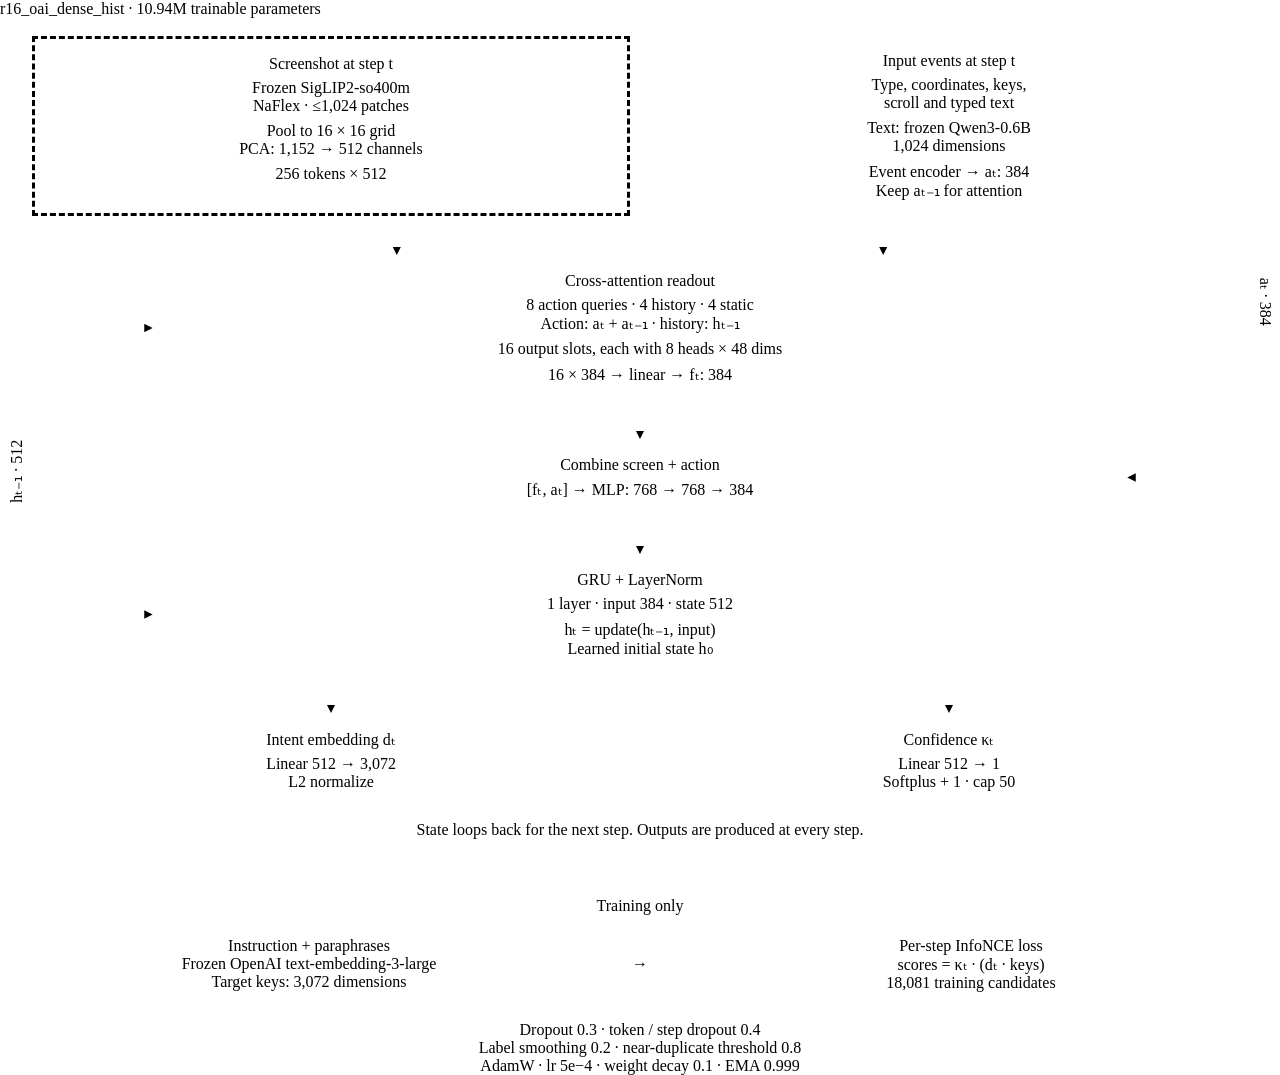
<file: outputs/current-architecture.html>
<!doctype html>
<html><head><meta charset="utf-8"><meta name="viewport" content="width=device-width,initial-scale=1">
<style>
:root{font-family:var(--font-sans);color:var(--foreground)}
*{box-sizing:border-box}body{margin:0}.meta{color:var(--muted-foreground);margin:0 0 18px}.diagram{position:relative;padding:0 32px}.nodes{display:grid;grid-template-columns:1fr 1fr;gap:40px 20px;position:relative}.node{background:var(--card);border:1px solid var(--border);border-radius:var(--radius);padding:16px;text-align:center;position:relative;z-index:1}.name{font-weight:500;margin-bottom:6px}.sub{color:var(--muted-foreground)}.line{margin-top:7px}.wide{grid-column:1/-1;width:80%;justify-self:center}.attn{background:color-mix(in srgb,var(--chart-1) 9%,var(--card));border-color:var(--chart-1)}.frozen{border-style:dashed}.mono{font-family:var(--font-mono)}.edges{position:absolute;inset:0;overflow:visible;pointer-events:none}.edges path{fill:none;stroke:var(--muted-foreground);stroke-width:1.4}.edges .loop{stroke:var(--chart-1)}.edges text{fill:var(--foreground)}.training{margin-top:40px;border-top:1px dashed var(--border);padding-top:18px;text-align:center}.training .name{margin-bottom:10px}.train-flow{display:flex;align-items:center;justify-content:center;gap:14px;flex-wrap:wrap}.train-flow>div{flex:1;min-width:190px}.settings{margin-top:18px;color:var(--muted-foreground);text-align:center}.training .target{padding:12px 0}.legend{margin-top:14px;text-align:center;color:var(--muted-foreground)}
@media(max-width:480px){.diagram{padding:0 23px}.nodes{column-gap:10px;row-gap:34px}.node{padding:12px 8px}.wide{width:90%}.meta{text-align:center}.train-flow{gap:4px;flex-direction:column}.train-flow>div{min-width:240px}.train-flow>span{transform:rotate(90deg)}}
</style></head><body>
<div id="workflow-architecture">
<p class="meta">r16_oai_dense_hist · 10.94M trainable parameters</p>
<div class="diagram" id="diagram">
<svg class="edges" id="edges" aria-hidden="true"></svg>
<div class="nodes">
<div class="node frozen" id="screen"><div class="name">Screenshot at step t</div><div>Frozen SigLIP2-so400m</div><div class="sub">NaFlex · ≤1,024 patches</div><div class="line">Pool to 16 × 16 grid<br>PCA: 1,152 → 512 channels</div><div class="line mono">256 tokens × 512</div></div>
<div class="node" id="action"><div class="name">Input events at step t</div><div>Type, coordinates, keys,<br>scroll and typed text</div><div class="sub line">Text: frozen Qwen3-0.6B<br>1,024 dimensions</div><div class="line">Event encoder → <span class="mono">aₜ: 384</span></div><div class="sub">Keep aₜ₋₁ for attention</div></div>
<div class="node attn wide" id="attention"><div class="name">Cross-attention readout</div><div>8 action queries · 4 history · 4 static</div><div class="sub">Action: aₜ + aₜ₋₁ · history: hₜ₋₁</div><div class="line">16 output slots, each with 8 heads × 48 dims</div><div class="line mono">16 × 384 → linear → fₜ: 384</div></div>
<div class="node wide" id="fuse"><div class="name">Combine screen + action</div><div class="mono">[fₜ, aₜ] → MLP: 768 → 768 → 384</div></div>
<div class="node wide" id="gru"><div class="name">GRU + LayerNorm</div><div>1 layer · input 384 · state 512</div><div class="line mono">hₜ = update(hₜ₋₁, input)</div><div class="sub">Learned initial state h₀</div></div>
<div class="node" id="direction"><div class="name">Intent embedding dₜ</div><div>Linear 512 → 3,072<br>L2 normalize</div></div>
<div class="node" id="confidence"><div class="name">Confidence κₜ</div><div>Linear 512 → 1<br>Softplus + 1 · cap 50</div></div>
</div></div>
<div class="legend">State loops back for the next step. Outputs are produced at every step.</div>
<div class="training"><div class="name">Training only</div><div class="train-flow"><div class="target">Instruction + paraphrases<br><span class="sub">Frozen OpenAI text-embedding-3-large</span><br><span class="mono">Target keys: 3,072 dimensions</span></div><span aria-hidden="true">→</span><div>Per-step InfoNCE loss<br><span class="mono">scores = κₜ · (dₜ · keys)</span><br><span class="sub">18,081 training candidates</span></div></div>
<div class="settings">Dropout 0.3 · token / step dropout 0.4<br>Label smoothing 0.2 · near-duplicate threshold 0.8<br>AdamW · lr 5e−4 · weight decay 0.1 · EMA 0.999</div></div>
</div>
<script>
(()=>{const root=document.getElementById('workflow-architecture'),canvas=root.querySelector('#diagram'),svg=root.querySelector('#edges');
function draw(){const r=canvas.getBoundingClientRect(),w=r.width,h=r.height;svg.setAttribute('width',w);svg.setAttribute('height',h);svg.setAttribute('viewBox',`0 0 ${w} ${h}`);const box=id=>{let q=root.querySelector('#'+id).getBoundingClientRect();return{x:q.left-r.left,y:q.top-r.top,w:q.width,h:q.height,cx:q.left-r.left+q.width/2,cy:q.top-r.top+q.height/2,b:q.bottom-r.top,right:q.right-r.left}};
const s=box('screen'),a=box('action'),p=box('attention'),f=box('fuse'),g=box('gru'),d=box('direction'),c=box('confidence');
let out='<defs><marker id="arrow" viewBox="0 0 8 8" refX="7" refY="4" markerWidth="6" markerHeight="6" orient="auto-start-reverse"><path d="M0 0 L8 4 L0 8 Z" style="fill:var(--muted-foreground);stroke:none"/></marker><marker id="loop-arrow" viewBox="0 0 8 8" refX="7" refY="4" markerWidth="6" markerHeight="6" orient="auto"><path d="M0 0 L8 4 L0 8 Z" style="fill:var(--chart-1);stroke:none"/></marker></defs>';
const path=(v,loop=false)=>{out+=`<path d="${v}" class="${loop?'loop':''}" marker-end="url(#${loop?'loop-arrow':'arrow'})"/>`};
path(`M ${s.cx} ${s.b} V ${p.y-18} H ${p.x+p.w*.25} V ${p.y-2}`);
path(`M ${a.cx} ${a.b} V ${p.y-18} H ${p.x+p.w*.75} V ${p.y-2}`);
path(`M ${p.cx} ${p.b} V ${f.y-2}`);path(`M ${f.cx} ${f.b} V ${g.y-2}`);
path(`M ${a.right} ${a.cy} H ${w-9} V ${f.cy} H ${f.right+2}`);
const by=g.b+17;path(`M ${g.cx} ${g.b} V ${by} H ${d.cx} V ${d.y-2}`);path(`M ${g.cx} ${by} H ${c.cx} V ${c.y-2}`);
path(`M ${g.cx} ${by} H 9 V ${p.cy} H ${p.x-2}`,true);path(`M 9 ${g.cy} H ${g.x-2}`,true);
out+=`<text transform="translate(22 ${(p.cy+g.cy)/2}) rotate(-90)" text-anchor="middle">hₜ₋₁ · 512</text><text transform="translate(${w-20} ${(a.cy+f.cy)/2}) rotate(90)" text-anchor="middle">aₜ · 384</text>`;
svg.innerHTML=out;}
new ResizeObserver(draw).observe(canvas);draw();})();
</script></body></html>
</file>
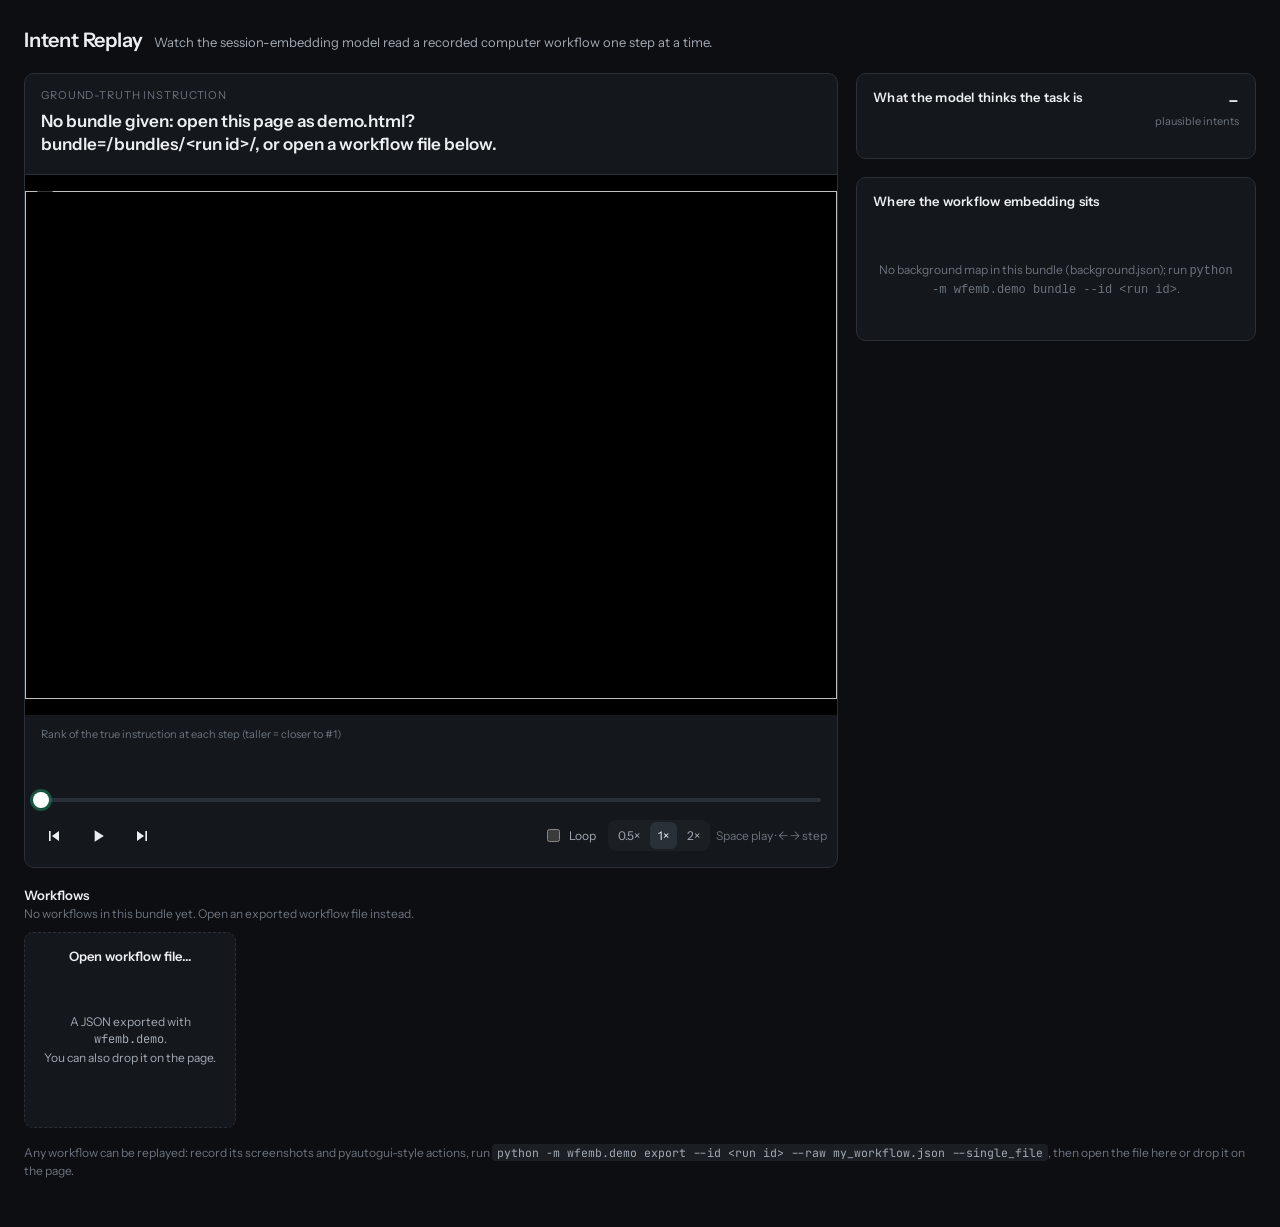
<file: dashboard/static/demo.html>
<!doctype html>
<html lang="en">
<meta charset="utf-8">
<meta name="viewport" content="width=device-width, initial-scale=1">
<title>Intent Replay</title>
<meta name="claude:viewport-fit-sides" content="cover">
<link rel="preconnect" href="https://fonts.googleapis.com">
<link rel="preconnect" href="https://fonts.gstatic.com" crossorigin>
<link rel="stylesheet" href="https://fonts.googleapis.com/css2?family=Instrument+Sans:wght@400;500;600&family=JetBrains+Mono:wght@400;500&display=swap">
<style>
/* Layout: a screening room. Player (frame + timeline + controls) on the left, the model's "readout" panels on the right,
   playlist below. Single dark theme by choice, like a video player. */
:root {
  color-scheme: dark;
  --bg: #0c0e11;          /* room */
  --panel: #14171b;       /* readout cards */
  --panel-2: #1b1f24;     /* raised controls */
  --line: #2a3038;        /* hairlines */
  --text: #eceff2;
  --muted: #a3aab4;
  --faint: #6c737d;
  --this: #199e70;        /* this workflow (trajectory, playhead, true intent) */
  --partner: #d95926;     /* judged same-workflow sessions */
  --cluster: #3987e5;     /* the cluster the current step falls in */
  --dot: rgba(163, 170, 180, 0.30);
  --stage: #000;
  --font-ui: "Instrument Sans", "Helvetica Neue", Arial, sans-serif;
  --font-num: "JetBrains Mono", ui-monospace, SFMono-Regular, Menlo, monospace;
}
* { box-sizing: border-box; }
[hidden] { display: none !important; }
html, body { background: var(--bg); color: var(--text); }
body { font-family: var(--font-ui); font-size: 14px; line-height: 1.45; }
.page { max-width: 1480px; margin: 0 auto; padding-block: 18px 40px;
  padding-left: max(16px, env(safe-area-inset-left, 0px)); padding-right: max(16px, env(safe-area-inset-right, 0px));
  display: grid; gap: 18px; }
button, select, input { font: inherit; color: inherit; }
button { cursor: pointer; }
:focus-visible { outline: 2px solid var(--this); outline-offset: 2px; border-radius: 4px; }
.num { font-family: var(--font-num); font-variant-numeric: tabular-nums; }

header.top { display: flex; flex-wrap: wrap; align-items: baseline; justify-content: space-between; gap: 6px 18px; }
.brand { display: flex; align-items: baseline; gap: 12px; flex-wrap: wrap; }
.brand h1 { margin: 0; font-size: 20px; font-weight: 600; letter-spacing: -0.01em; }
.brand p { margin: 0; color: var(--muted); font-size: 13px; }
.top .model { color: var(--faint); font-size: 12px; font-family: var(--font-num); overflow-wrap: anywhere; min-width: 0; }

.main { display: grid; grid-template-columns: minmax(0, 1fr) 400px; gap: 18px; align-items: start; }
@media (max-width: 1100px) { .main { grid-template-columns: minmax(0, 1fr); } }

/* ------------------------------------------------------------------ player */
.player { display: grid; gap: 0; min-width: 0; background: var(--panel); border: 1px solid var(--line); border-radius: 10px; overflow: hidden; }
.titlebar { padding: 14px 16px 12px; display: grid; gap: 6px; border-bottom: 1px solid var(--line); }
.titlebar .eyebrow { font-size: 11px; letter-spacing: 0.08em; text-transform: uppercase; color: var(--faint); }
.titlebar h2 { margin: 0; font-size: 17px; font-weight: 600; line-height: 1.35; text-wrap: balance; overflow-wrap: anywhere; }
.chips { display: flex; flex-wrap: wrap; gap: 6px; }
.chip { display: inline-flex; align-items: center; gap: 6px; padding: 2px 8px; border-radius: 999px; background: var(--panel-2);
  border: 1px solid var(--line); color: var(--muted); font-size: 12px; white-space: nowrap; }
.chip .sw { width: 8px; height: 8px; border-radius: 50%; flex: none; }

.stage { position: relative; background: var(--stage); height: min(60vh, 600px); min-height: 220px; display: grid; place-items: center; overflow: hidden; }
.frame { position: relative; }
.frame img { display: block; width: 100%; height: 100%; user-select: none; -webkit-user-drag: none; }
.frame .missing { position: absolute; inset: 0; display: grid; place-items: center; color: var(--faint); font-size: 13px; background: #090a0c; }
.overlay { position: absolute; inset: 0; pointer-events: none; }
.mk { position: absolute; width: 0; height: 0; }
.mk .ring { position: absolute; left: -16px; top: -16px; width: 32px; height: 32px; border-radius: 50%;
  border: 2.5px solid var(--this); box-shadow: 0 0 0 2px rgba(0,0,0,.55); animation: ping 1.2s ease-out infinite; }
.mk .core { position: absolute; left: -5px; top: -5px; width: 10px; height: 10px; border-radius: 50%; background: var(--this);
  box-shadow: 0 0 0 2px #000; }
.mk .tag { position: absolute; left: 14px; top: -30px; white-space: nowrap; background: rgba(0,0,0,.78); color: #fff;
  font-size: 12px; padding: 2px 7px; border-radius: 4px; border: 1px solid rgba(255,255,255,.18); }
.mk.flip .tag { left: auto; right: 14px; }
.mk.down .tag { top: 14px; }
@keyframes ping { 0% { transform: scale(.55); opacity: 1; } 100% { transform: scale(1.6); opacity: 0; } }
.caption { position: absolute; left: 50%; bottom: 14px; transform: translateX(-50%); max-width: calc(100% - 32px);
  background: rgba(0,0,0,.78); color: #fff; padding: 6px 12px; border-radius: 6px; font-size: 14px; text-align: center;
  overflow-wrap: anywhere; pointer-events: none; }
.caption:empty { display: none; }
.stepbadge { position: absolute; left: 12px; top: 12px; background: rgba(0,0,0,.72); color: #fff; border-radius: 5px; padding: 3px 8px; font-size: 12px; }
.bigplay { position: absolute; inset: 0; display: grid; place-items: center; background: transparent; border: 0; }
.bigplay span { width: 64px; height: 64px; border-radius: 50%; background: rgba(0,0,0,.6); display: grid; place-items: center;
  border: 1px solid rgba(255,255,255,.25); opacity: 0; transition: opacity .2s; }
.stage:hover .bigplay span, .bigplay:focus-visible span { opacity: 1; }
.bigplay[hidden] { display: none; }

/* timeline: belief strip above the scrubber */
.timeline { padding: 12px 16px 2px; display: grid; gap: 6px; }
.strip-label { display: flex; justify-content: space-between; gap: 8px; font-size: 11px; color: var(--faint); }
.strip { position: relative; height: 34px; display: grid; gap: 2px; align-items: end; cursor: pointer; }
.strip .col { height: 100%; display: flex; align-items: flex-end; border-radius: 2px; }
.strip .col span { display: block; width: 100%; background: var(--this); opacity: .38; border-radius: 3px 3px 0 0; min-height: 2px; transition: opacity .15s; }
.strip .col.past span { opacity: .7; }
.strip .col.now span { opacity: 1; }
.strip .col:hover span { opacity: .95; }
.scrub { position: relative; height: 22px; cursor: pointer; touch-action: none; }
.scrub .track { position: absolute; left: 0; right: 0; top: 9px; height: 4px; border-radius: 2px; background: var(--line); }
.scrub .fill { position: absolute; left: 0; top: 9px; height: 4px; border-radius: 2px; background: var(--this); }
.scrub .tick { position: absolute; top: 7px; width: 2px; height: 8px; background: var(--bg); }
.scrub .head { position: absolute; top: 3px; width: 16px; height: 16px; margin-left: -8px; border-radius: 50%; background: #fff;
  box-shadow: 0 0 0 3px rgba(25,158,112,.45); }
.scrub:hover .track, .scrub:hover .fill { top: 8px; height: 6px; }
.preview { position: absolute; bottom: 30px; width: 176px; margin-left: -88px; background: #000; border: 1px solid var(--line);
  border-radius: 6px; overflow: hidden; pointer-events: none; z-index: 5; }
.preview img { display: block; width: 100%; aspect-ratio: 16 / 10; object-fit: cover; }
.preview div { font-size: 11px; padding: 3px 6px; color: var(--muted); }

.controls { display: flex; align-items: center; gap: 6px; padding: 4px 10px 12px; flex-wrap: wrap; }
.ibtn { width: 38px; height: 38px; border-radius: 8px; border: 0; background: transparent; display: grid; place-items: center; }
.ibtn:hover { background: var(--panel-2); }
.ibtn svg { width: 20px; height: 20px; fill: var(--text); }
.time { color: var(--muted); font-size: 13px; margin-left: 4px; }
.spacer { flex: 1; }
.speed { display: flex; gap: 2px; background: var(--panel-2); border-radius: 8px; padding: 2px; }
.speed button { border: 0; background: transparent; padding: 5px 8px; border-radius: 6px; color: var(--muted); font-size: 12px; }
.speed button[aria-pressed="true"] { background: var(--line); color: var(--text); }
.toggle { display: inline-flex; align-items: center; gap: 6px; color: var(--muted); font-size: 12px; padding: 0 6px; }
.keys { color: var(--faint); font-size: 12px; }
@media (max-width: 640px) { .keys { display: none; } .stage { height: 46vh; } }

/* ------------------------------------------------------------------ readout panels */
.side { display: grid; gap: 18px; min-width: 0; }
.card { background: var(--panel); border: 1px solid var(--line); border-radius: 10px; padding: 14px 16px 16px; display: grid; gap: 12px; min-width: 0; }
.card h3 { margin: 0; font-size: 13px; font-weight: 600; letter-spacing: 0.02em; }
.card .sub { color: var(--faint); font-size: 12px; margin-top: 2px; }
.cardhead { display: flex; justify-content: space-between; align-items: flex-start; gap: 10px; }
.cert { text-align: right; flex: none; }
.cert .v { font-size: 18px; font-weight: 500; }
.cert .l { color: var(--faint); font-size: 11px; }

.intents { list-style: none; margin: 0; padding: 0; display: grid; gap: 10px; }
.intent { display: grid; grid-template-columns: 18px minmax(0, 1fr) 54px; gap: 4px 8px; align-items: start; }
.intent .rk { color: var(--faint); font-size: 12px; padding-top: 1px; }
.intent .tx { font-size: 13px; color: var(--text); display: -webkit-box; -webkit-line-clamp: 2; -webkit-box-orient: vertical; overflow: hidden; overflow-wrap: anywhere; }
.intent .pc { text-align: right; font-size: 13px; color: var(--muted); }
.intent .bar { grid-column: 2 / 4; height: 4px; border-radius: 2px; background: var(--panel-2); overflow: hidden; }
.intent .bar span { display: block; height: 100%; background: var(--muted); border-radius: 0 2px 2px 0; transition: width .45s ease; }
.intent.true .bar span { background: var(--this); }
.intent .flag { display: inline-flex; align-items: center; gap: 5px; margin-left: 6px; font-size: 11px; color: var(--muted); white-space: nowrap; vertical-align: 1px; }
.intent .flag i { width: 7px; height: 7px; border-radius: 50%; background: var(--this); display: inline-block; }
.truth { display: flex; align-items: center; gap: 8px; padding: 8px 10px; background: var(--panel-2); border-radius: 8px; font-size: 12px; color: var(--muted); }
.truth b { color: var(--text); font-weight: 500; }
.truth .sw { width: 8px; height: 8px; border-radius: 50%; background: var(--this); flex: none; }
.delta { font-size: 11px; }

.legend { display: flex; flex-wrap: wrap; gap: 4px 14px; font-size: 12px; color: var(--muted); }
.legend span { display: inline-flex; align-items: center; gap: 6px; }
.legend i { width: 9px; height: 9px; border-radius: 50%; display: inline-block; }
.mapwrap { position: relative; }
#map { display: block; width: 100%; aspect-ratio: 1 / 0.92; touch-action: none; }
.tip { position: absolute; z-index: 4; pointer-events: none; max-width: 260px; background: #050607; border: 1px solid var(--line);
  border-radius: 6px; padding: 7px 9px; font-size: 12px; color: var(--text); box-shadow: 0 6px 18px rgba(0,0,0,.5); }
.tip .m { color: var(--muted); margin-top: 3px; }
.near { list-style: none; margin: 0; padding: 0; display: grid; gap: 8px; }
.near li { display: grid; grid-template-columns: minmax(0, 1fr) auto; gap: 2px 10px; font-size: 12px; }
.near .t { color: var(--text); display: -webkit-box; -webkit-line-clamp: 2; -webkit-box-orient: vertical; overflow: hidden; overflow-wrap: anywhere; }
.near .c { color: var(--muted); }
.near .a { grid-column: 1 / 3; color: var(--faint); font-size: 11px; display: flex; gap: 8px; align-items: center; }
.near .a i { width: 7px; height: 7px; border-radius: 50%; background: var(--partner); display: inline-block; }
.nearhead { font-size: 12px; color: var(--muted); }

/* ------------------------------------------------------------------ playlist */
.playlist { display: grid; gap: 10px; min-width: 0; }
.playlist h3 { margin: 0; font-size: 13px; font-weight: 600; }
.playlist .sub { color: var(--faint); font-size: 12px; }
.rail { display: grid; grid-auto-flow: column; grid-auto-columns: 212px; gap: 12px; overflow-x: auto; padding-bottom: 6px; }
.item { text-align: left; background: var(--panel); border: 1px solid var(--line); border-radius: 9px; padding: 0; overflow: hidden; display: grid; grid-template-rows: auto 1fr; }
.item:hover { border-color: var(--faint); }
.item[aria-current="true"] { border-color: var(--this); box-shadow: 0 0 0 1px var(--this); }
.item .th { position: relative; aspect-ratio: 16 / 10; background: #000; }
.item .th img { width: 100%; height: 100%; object-fit: cover; display: block; opacity: .9; }
.item .th .len { position: absolute; right: 6px; bottom: 6px; background: rgba(0,0,0,.75); color: #fff; font-size: 11px; padding: 1px 5px; border-radius: 3px; }
.item .bd { padding: 8px 10px 10px; display: grid; gap: 5px; }
.item .tt { font-size: 12.5px; line-height: 1.35; display: -webkit-box; -webkit-line-clamp: 2; -webkit-box-orient: vertical; overflow: hidden; overflow-wrap: anywhere; }
.item .mt { font-size: 11px; color: var(--faint); display: flex; justify-content: space-between; gap: 6px; }
.item .rk1 { color: var(--muted); }
.open { display: grid; place-items: center; text-align: center; gap: 6px; padding: 14px; color: var(--muted); font-size: 12px; border-style: dashed; min-height: 196px; }
.open b { color: var(--text); font-size: 13px; font-weight: 600; }
.howto { color: var(--faint); font-size: 12px; }
.howto code { font-family: var(--font-num); font-size: 11.5px; color: var(--muted); background: var(--panel-2); padding: 1px 5px; border-radius: 4px; overflow-wrap: anywhere; }
.drop { position: fixed; inset: 0; z-index: 20; background: rgba(12,14,17,.86); display: grid; place-items: center; font-size: 18px; border: 3px dashed var(--this); }
.err { color: #f08a6a; font-size: 12px; }
.nomap { color: var(--faint); font-size: 12px; padding: 24px 0; text-align: center; }
@media (prefers-reduced-motion: reduce) { .mk .ring { animation: none; opacity: .8; } .intent .bar span { transition: none; } }
</style>

<div class="page">
  <header class="top">
    <div class="brand">
      <h1>Intent Replay</h1>
      <p>Watch the session-embedding model read a recorded computer workflow one step at a time.</p>
    </div>
    <div class="model" id="modelinfo"></div>
  </header>

  <div class="main">
    <section class="player" aria-label="Workflow player">
      <div class="titlebar">
        <div class="eyebrow" id="eyebrow">Ground-truth instruction</div>
        <h2 id="title">Loading…</h2>
        <div class="chips" id="chips"></div>
      </div>
      <div class="stage" id="stage">
        <div class="frame" id="frame">
          <img id="img" alt="">
          <div class="missing" id="missing" hidden>Screenshot not included in this file</div>
          <div class="overlay" id="overlay"></div>
          <div class="caption" id="caption"></div>
        </div>
        <div class="stepbadge num" id="badge"></div>
        <button class="bigplay" id="bigplay" aria-label="Play"><span><svg viewBox="0 0 24 24" width="28" height="28" fill="#fff"><path d="M8 5v14l11-7z"/></svg></span></button>
      </div>
      <div class="timeline">
        <div class="strip-label"><span id="striplabel">Rank of the true instruction at each step (taller = closer to #1)</span><span id="stripval" class="num"></span></div>
        <div class="strip" id="strip" role="presentation"></div>
        <div class="scrub" id="scrub" role="slider" tabindex="0" aria-label="Step" aria-valuemin="1">
          <div class="track"></div><div class="fill" id="fill"></div><div id="ticks"></div><div class="head" id="head"></div>
          <div class="preview" id="preview" hidden><img id="previmg" alt=""><div id="prevlbl" class="num"></div></div>
        </div>
      </div>
      <div class="controls">
        <button class="ibtn" id="prev" aria-label="Previous step"><svg viewBox="0 0 24 24"><path d="M6 6h2v12H6zm3.5 6 8.5 6V6z"/></svg></button>
        <button class="ibtn" id="play" aria-label="Play"><svg viewBox="0 0 24 24" id="playicon"><path d="M8 5v14l11-7z"/></svg></button>
        <button class="ibtn" id="next" aria-label="Next step"><svg viewBox="0 0 24 24"><path d="M6 18l8.5-6L6 6v12zM16 6v12h2V6h-2z"/></svg></button>
        <span class="time num" id="time"></span>
        <span class="spacer"></span>
        <label class="toggle"><input type="checkbox" id="loop"> Loop</label>
        <div class="speed" role="group" aria-label="Playback speed">
          <button data-s="0.5" aria-pressed="false">0.5×</button><button data-s="1" aria-pressed="true">1×</button><button data-s="2" aria-pressed="false">2×</button>
        </div>
        <span class="keys">Space play · ← → step</span>
      </div>
    </section>

    <aside class="side">
      <section class="card" aria-label="Intent belief">
        <div class="cardhead">
          <div><h3>What the model thinks the task is</h3><div class="sub" id="intentsub"></div></div>
          <div class="cert"><div class="v num" id="plaus">–</div><div class="l">plausible intents</div></div>
        </div>
        <ol class="intents" id="intents"></ol>
        <div class="truth" id="truth" hidden></div>
      </section>
      <section class="card" aria-label="Embedding map">
        <div><h3>Where the workflow embedding sits</h3><div class="sub" id="mapsub"></div></div>
        <div class="legend" id="legend"></div>
        <div class="mapwrap"><canvas id="map"></canvas><div class="tip" id="tip" hidden></div></div>
        <div class="nomap" id="nomap" hidden>No background map in this bundle (background.json); run <code>python -m wfemb.demo bundle --id &lt;run id&gt;</code>.</div>
        <div class="nearhead">Closest test workflows to this step's embedding</div>
        <ol class="near" id="near"></ol>
      </section>
    </aside>
  </div>

  <section class="playlist" aria-label="Workflows">
    <div><h3>Workflows</h3><div class="sub" id="plsub"></div></div>
    <div class="rail" id="rail"></div>
    <div class="howto">Any workflow can be replayed: record its screenshots and pyautogui-style actions, run
      <code id="howtocmd">python -m wfemb.demo export --id &lt;run id&gt; --raw my_workflow.json --single_file</code>, then open the file here or drop it on the page.</div>
  </section>
</div>
<input type="file" id="file" accept=".json,application/json" hidden>
<div class="drop" id="drop" hidden>Drop a workflow file to replay it</div>

<script>
"use strict";
const $ = (id) => document.getElementById(id);
const S = { base: "", bg: null, index: [], cache: {}, wf: null, tau: 0, playing: false, speed: 1, stepMs: 1600,
  lastT: -1, prevP: new Map(), raf: 0, lastTs: 0, dom: null, hover: -1, partners: new Set(), clusterLabels: [] };
const css = getComputedStyle(document.documentElement);
const C = (n) => css.getPropertyValue(n).trim();
const COL = { this: C("--this"), partner: C("--partner"), cluster: C("--cluster"), dot: C("--dot"), text: C("--text"),
  muted: C("--muted"), faint: C("--faint"), panel: C("--panel"), line: C("--line"), bg: C("--bg") };

async function getJSON(path) {
  const r = await fetch(S.base + path);
  if (!r.ok) throw new Error(path + ": " + r.status);
  return r.json();
}
// The bundle folder is given as ?bundle=<url> (e.g. /bundles/<run id>/ from the dashboard); same origin only.
function bundleBase() {
  const b = new URLSearchParams(location.search).get("bundle");
  if (!b) return null;
  try {
    const u = new URL(b, location.href);
    if (u.origin !== location.origin) return null;
    return u.pathname.endsWith("/") ? u.pathname : u.pathname + "/";
  } catch (e) { return null; }
}
async function boot() {
  const base = bundleBase();
  if (base != null) {
    S.base = base;
    try { S.bg = await getJSON("background.json"); } catch (e) { S.bg = null; }
    try { S.index = await getJSON("workflows/index.json"); } catch (e) { S.index = []; }
  }
  setMapAvailable();
  if (S.bg) {
    const ev = S.bg.explained;
    $("modelinfo").textContent = `Model ${S.bg.run} · test set, apps unseen in training`;
    $("howtocmd").textContent = `python -m wfemb.demo export --id ${S.bg.run} --raw my_workflow.json --single_file`;
    $("mapsub").innerHTML = `2D PCA of the final embeddings of <span class="num">${S.bg.n.toLocaleString()}</span> test workflows ` +
      `(axes explain <span class="num">${(ev[0] * 100).toFixed(1)}%</span> and <span class="num">${(ev[1] * 100).toFixed(1)}%</span> of variance)`;
    computeClusterLabels();
  }
  $("plsub").textContent = S.index.length ? `${S.index.length} test workflows from apps the model never trained on. ` +
    `The last two are cases where the model ends up on the wrong intent.` : "No workflows in this bundle yet. Open an exported workflow file instead.";
  renderRail();
  if (!S.index.length) {
    $("title").textContent = base == null ? "No bundle given: open this page as demo.html?bundle=/bundles/<run id>/, or open a workflow file below."
      : `No workflows found in ${base} (workflows/index.json).`;
    return;
  }
  const m = /^#wf-(\d+)$/.exec(location.hash);
  const i = m ? Math.min(Math.max(+m[1] - 1, 0), S.index.length - 1) : 0;
  if (S.index.length) await select(i);
}

// -------------------------------------------------------------------------------- playlist
function setMapAvailable() {
  $("map").hidden = !S.bg; $("legend").hidden = !S.bg; $("nomap").hidden = !!S.bg;
  document.querySelector(".nearhead").hidden = !S.bg; $("near").hidden = !S.bg;
}
function renderRail() {
  const rail = $("rail");
  rail.innerHTML = "";
  S.index.forEach((e, i) => {
    const b = document.createElement("button");
    b.className = "item"; b.dataset.i = i;
    const rank = e.final_rank;
    const thumb = e.thumb ? S.base + e.thumb : (e._thumb || "");
    b.innerHTML = `<div class="th">${thumb ? `<img src="${esc(thumb)}" alt="" loading="lazy">` : ""}<span class="len num">${e.n_steps} steps</span></div>
      <div class="bd"><div class="tt"></div><div class="mt"><span></span><span class="rk1 num"></span></div></div>`;
    b.querySelector(".tt").textContent = e.title;
    b.querySelector(".mt span").textContent = [e.app, osName(e.os)].filter(Boolean).join(" · ");
    b.querySelector(".rk1").textContent = rank == null ? "" : (rank === 1 ? "ends on #1" : `ends on #${rank}`);
    b.addEventListener("click", () => select(i));
    rail.appendChild(b);
  });
  const o = document.createElement("button");
  o.className = "item open"; o.innerHTML = `<b>Open workflow file…</b><span>A JSON exported with <span class="num">wfemb.demo</span>.<br>You can also drop it on the page.</span><span class="err" id="openerr"></span>`;
  o.addEventListener("click", () => $("file").click());
  rail.appendChild(o);
}
function markCurrent(i) {
  document.querySelectorAll(".item[data-i]").forEach((el) => el.setAttribute("aria-current", String(+el.dataset.i === i)));
}
function osName(o) { return o === "Darwin" ? "macOS" : o; }

async function select(i) {
  const e = S.index[i];
  let wf = S.cache[e.id];
  if (!wf) {
    try { wf = e._data || await getJSON(e.file); } catch (err) { $("title").textContent = "Could not load " + e.file; return; }
    S.cache[e.id] = wf;
  }
  S.cur = i;
  markCurrent(i);
  try { history.replaceState(null, "", "#wf-" + (i + 1)); } catch (err) {}
  load(wf);
}

function load(wf) {
  pause();
  S.wf = wf; S.tau = 0; S.lastT = -1; S.prevP = new Map();
  S.partners = new Set(wf.partners || []);
  S.imgs = wf.steps.map((s) => { const im = new Image(); if (s.image) im.src = imgSrc(s.image); return im; });
  $("title").textContent = wf.instruction || wf.title || wf.id;
  $("eyebrow").textContent = wf.instruction ? "Ground-truth instruction (hidden from the model)" : "Workflow";
  const chips = [];
  if (wf.app) chips.push(`<span class="chip">${esc(wf.app)}</span>`);
  if (wf.os) chips.push(`<span class="chip">${esc(osName(wf.os))}</span>`);
  chips.push(`<span class="chip num">${wf.n_steps} steps</span>`);
  if (wf.source === "agentnet-test") chips.push(`<span class="chip">AgentNet test set</span>`);
  if (wf.source === "raw") chips.push(`<span class="chip">encoded from raw screenshots</span>`);
  $("chips").innerHTML = chips.join("");
  $("intentsub").textContent = `Top 5 of ${wf.bank_size.toLocaleString()} known task instructions, after each step`;
  $("striplabel").textContent = wf.true_in_bank ? "Rank of the true instruction at each step (taller = closer to #1)"
    : "Model certainty at each step (taller = fewer plausible intents)";
  buildStrip(); buildTicks(); if (S.bg) { computeDomain(); legend(); }
  $("scrub").setAttribute("aria-valuemax", wf.n_steps);
  render(true);
}
function imgSrc(p) { return p.startsWith("data:") || p.startsWith("blob:") || /^https?:/.test(p) ? p : S.base + p; }
function esc(s) { return String(s).replace(/[&<>"]/g, (c) => ({ "&": "&amp;", "<": "&lt;", ">": "&gt;", '"': "&quot;" }[c])); }

// -------------------------------------------------------------------------------- timeline
function stripScore(s) {
  const N = S.wf.bank_size;
  if (s.true_rank != null) return Math.max(0.05, 1 - Math.log(s.true_rank) / Math.log(N));
  return Math.max(0.05, 1 - s.entropy / Math.log(N));
}
function buildStrip() {
  const el = $("strip"), n = S.wf.n_steps;
  el.style.gridTemplateColumns = `repeat(${n}, minmax(0, 1fr))`;
  el.innerHTML = "";
  S.wf.steps.forEach((s, t) => {
    const c = document.createElement("div");
    c.className = "col";
    c.title = s.true_rank != null ? `Step ${t + 1}: true instruction ranked #${s.true_rank.toLocaleString()} (${pct(s.true_p)})`
      : `Step ${t + 1}: about ${Math.round(Math.exp(s.entropy)).toLocaleString()} plausible intents`;
    c.innerHTML = `<span style="height:${(stripScore(s) * 100).toFixed(1)}%"></span>`;
    c.addEventListener("click", () => { pause(); seek(t + 0.001); });
    el.appendChild(c);
  });
}
function buildTicks() {
  const n = S.wf.n_steps, el = $("ticks");
  el.innerHTML = "";
  for (let t = 1; t < n; t++) {
    const d = document.createElement("div"); d.className = "tick"; d.style.left = `calc(${(t / n) * 100}% - 1px)`; el.appendChild(d);
  }
}
function pct(p) { return p == null ? "–" : p >= 0.1 ? (p * 100).toFixed(0) + "%" : p >= 0.001 ? (p * 100).toFixed(1) + "%" : "<0.1%"; }

// -------------------------------------------------------------------------------- render
function stepOf(tau) { return Math.min(S.wf.n_steps - 1, Math.max(0, Math.floor(tau))); }
function render(force) {
  if (!S.wf) return;
  const t = stepOf(S.tau), n = S.wf.n_steps;
  const f = Math.min(1, Math.max(0, S.tau / n));
  $("fill").style.width = (f * 100) + "%";
  $("head").style.left = (f * 100) + "%";
  $("scrub").setAttribute("aria-valuenow", t + 1);
  $("scrub").setAttribute("aria-valuetext", `Step ${t + 1} of ${n}`);
  if (t !== S.lastT || force) {
    renderStage(t); renderIntents(t); renderNear(t);
    [...$("strip").children].forEach((c, i) => { c.className = "col" + (i < t ? " past" : i === t ? " now" : ""); });
    $("time").textContent = `Step ${t + 1} / ${n}`;
    $("badge").textContent = `${t + 1} / ${n}`;
    const s = S.wf.steps[t];
    $("stripval").textContent = s.true_rank != null ? `#${s.true_rank.toLocaleString()}` : `${Math.round(Math.exp(s.entropy))} plausible`;
    S.lastT = t;
  }
  drawMap();
}

function fitFrame() {
  const st = $("stage"), im = S.imgs && S.imgs[stepOf(S.tau)];
  const ar = im && im.naturalWidth ? im.naturalWidth / im.naturalHeight : 16 / 10;
  const W = st.clientWidth, H = st.clientHeight;
  let w = W, h = W / ar;
  if (h > H) { h = H; w = H * ar; }
  $("frame").style.width = w + "px"; $("frame").style.height = h + "px";
}
function renderStage(t) {
  const s = S.wf.steps[t], img = $("img");
  if (s.image) {
    $("missing").hidden = true;
    img.hidden = false;
    img.onload = fitFrame;
    img.onerror = () => { img.hidden = true; $("missing").hidden = false; };
    img.src = imgSrc(s.image);
  } else { img.hidden = true; $("missing").hidden = false; }
  fitFrame();
  const ov = $("overlay");
  ov.innerHTML = "";
  const caps = [];
  let svg = "";
  for (const a of s.actions) {
    caps.push(a.label);
    const pointer = ["click", "doubleClick", "tripleClick", "rightClick", "middleClick", "moveTo", "mouseDown", "mouseUp", "scroll", "hscroll"];
    if (pointer.includes(a.type) && a.x != null && a.y != null) marker(ov, a.x, a.y, a.label, a.type === "moveTo");
    if (a.type === "dragTo" && a.x2 != null) {
      if (a.x != null) svg += `<line x1="${a.x * 100}" y1="${a.y * 100}" x2="${a.x2 * 100}" y2="${a.y2 * 100}" />`;
      marker(ov, a.x2, a.y2, "Drag here", false);
    }
  }
  if (svg) ov.insertAdjacentHTML("afterbegin", `<svg viewBox="0 0 100 100" preserveAspectRatio="none" style="position:absolute;inset:0;width:100%;height:100%"><g stroke="${COL.this}" stroke-width="0.6" stroke-dasharray="1.5 1" fill="none">${svg}</g></svg>`);
  $("caption").textContent = caps.length ? caps.join("  ·  ") : (t === S.wf.n_steps - 1 ? "Final screen" : "No action recorded");
}
function marker(ov, x, y, label, quiet) {
  const m = document.createElement("div");
  m.className = "mk" + (x > 0.7 ? " flip" : "") + (y < 0.12 ? " down" : "");
  m.style.left = (x * 100) + "%"; m.style.top = (y * 100) + "%";
  m.innerHTML = (quiet ? "" : `<div class="ring"></div>`) + `<div class="core"></div><div class="tag"></div>`;
  m.querySelector(".tag").textContent = label;
  ov.appendChild(m);
}

function renderIntents(t) {
  const s = S.wf.steps[t], ol = $("intents");
  const prev = S.prevP;
  ol.innerHTML = "";
  const next = new Map();
  s.top.forEach(([text, p, isTrue], i) => {
    const li = document.createElement("li");
    li.className = "intent" + (isTrue ? " true" : "");
    li.innerHTML = `<span class="rk num">${i + 1}</span><span class="tx"></span><span class="pc num">${pct(p)}</span><span class="bar"><span></span></span>`;
    const tx = li.querySelector(".tx");
    tx.textContent = text; tx.title = text;
    if (isTrue) tx.insertAdjacentHTML("beforeend", `<span class="flag"><i></i>true instruction</span>`);
    const bar = li.querySelector(".bar span");
    bar.style.width = ((prev.get(text) || 0) * 100) + "%";
    ol.appendChild(li);
    requestAnimationFrame(() => requestAnimationFrame(() => { bar.style.width = (p * 100) + "%"; }));
    next.set(text, p);
  });
  S.prevP = next;
  $("plaus").textContent = Math.max(1, Math.round(Math.exp(s.entropy))).toLocaleString();
  const tr = $("truth");
  if (s.true_rank != null) {
    tr.hidden = false;
    const p0 = t > 0 ? S.wf.steps[t - 1].true_rank : null;
    let d = "";
    if (p0 != null && p0 !== s.true_rank) d = p0 > s.true_rank ? ` <span class="delta">▲ up from #${p0.toLocaleString()}</span>` : ` <span class="delta">▼ down from #${p0.toLocaleString()}</span>`;
    tr.innerHTML = `<span class="sw"></span><span>True instruction ranks <b class="num">#${s.true_rank.toLocaleString()}</b> with <b class="num">${pct(s.true_p)}</b>${d}</span>`;
  } else tr.hidden = true;
}

function renderNear(t) {
  const s = S.wf.steps[t], ol = $("near");
  ol.innerHTML = "";
  if (!S.bg) return;
  for (const [bi, cos] of (s.near || [])) {
    const it = S.bg.items[bi];
    const li = document.createElement("li");
    li.innerHTML = `<span class="t"></span><span class="c num">cos ${cos.toFixed(2)}</span><span class="a"></span>`;
    li.querySelector(".t").textContent = it.instruction;
    li.querySelector(".a").innerHTML = `${esc(it.app)} · ${esc(osName(it.os))}` + (S.partners.has(bi) ? ` <span style="display:inline-flex;gap:5px;align-items:center"><i></i>judged same workflow</span>` : "");
    ol.appendChild(li);
  }
}

// -------------------------------------------------------------------------------- map
function computeClusterLabels() {
  const by = {};
  S.bg.points.forEach(([x, y, c]) => { (by[c] = by[c] || { xs: [], ys: [] }); by[c].xs.push(x); by[c].ys.push(y); });
  const med = (a) => { const s = [...a].sort((p, q) => p - q); return s[Math.floor(s.length / 2)]; };
  S.clusterLabels = S.bg.clusters.map((c) => ({ id: c.id, label: c.label, n: c.n, x: med(by[c.id].xs), y: med(by[c.id].ys) }));
}
function computeDomain() {
  let x0 = Infinity, x1 = -Infinity, y0 = Infinity, y1 = -Infinity;
  const take = (x, y) => { x0 = Math.min(x0, x); x1 = Math.max(x1, x); y0 = Math.min(y0, y); y1 = Math.max(y1, y); };
  S.bg.points.forEach(([x, y]) => take(x, y));
  S.wf.steps.forEach((s) => take(s.xy[0], s.xy[1]));
  const px = (x1 - x0) * 0.05, py = (y1 - y0) * 0.05;
  S.dom = { x0: x0 - px, x1: x1 + px, y0: y0 - py, y1: y1 + py };
}
function legend() {
  const n = S.partners.size;
  $("legend").innerHTML =
    `<span><i style="background:${COL.this}"></i>this workflow, step by step</span>` +
    (n ? `<span><i style="background:${COL.partner}"></i>judged same workflow (${n})</span>` : "") +
    `<span><i style="background:${COL.cluster}"></i><span id="curclus">current cluster</span></span>` +
    `<span><i style="background:${COL.muted};opacity:.5"></i>other test workflows</span>`;
}
function headXY() {
  const st = S.wf.steps, t = stepOf(S.tau);
  const frac = Math.min(1, Math.max(0, (S.tau - t) / 0.35));
  const e = frac < 1 ? 1 - Math.pow(1 - frac, 3) : 1;
  const a = t > 0 ? st[t - 1].xy : st[0].xy, b = st[t].xy;
  if (!S.playing || t === 0) return b;                     // the move into step t animates only during playback
  return [a[0] + (b[0] - a[0]) * e, a[1] + (b[1] - a[1]) * e];
}
function drawMap() {
  const cv = $("map");
  if (!S.wf || !S.dom || !S.bg) return;
  const dpr = window.devicePixelRatio || 1, W = cv.clientWidth, H = cv.clientHeight;
  if (cv.width !== Math.round(W * dpr) || cv.height !== Math.round(H * dpr)) { cv.width = Math.round(W * dpr); cv.height = Math.round(H * dpr); }
  const g = cv.getContext("2d");
  g.setTransform(dpr, 0, 0, dpr, 0, 0);
  g.clearRect(0, 0, W, H);
  const pad = { l: 8, r: 8, t: 8, b: 22 };
  const sx = (x) => pad.l + (x - S.dom.x0) / (S.dom.x1 - S.dom.x0) * (W - pad.l - pad.r);
  const sy = (y) => H - pad.b - (y - S.dom.y0) / (S.dom.y1 - S.dom.y0) * (H - pad.t - pad.b);
  S.proj = { sx, sy };
  const t = stepOf(S.tau), cur = S.wf.steps[t].cluster;
  // axes labels (recessive)
  g.fillStyle = COL.faint; g.font = `11px ${css.getPropertyValue("--font-num")}`;
  g.fillText(`PC1 →`, W - 50, H - 6);
  g.save(); g.translate(11, 52); g.rotate(-Math.PI / 2); g.fillText(`PC2 →`, 0, 0); g.restore();
  // background workflows
  g.fillStyle = COL.dot;
  for (const [x, y, c] of S.bg.points) { if (c !== cur) { g.beginPath(); g.arc(sx(x), sy(y), 1.6, 0, 6.2832); g.fill(); } }
  g.globalAlpha = 0.62; g.fillStyle = COL.cluster;
  for (const [x, y, c] of S.bg.points) { if (c === cur) { g.beginPath(); g.arc(sx(x), sy(y), 2, 0, 6.2832); g.fill(); } }
  g.globalAlpha = 1;
  // cluster labels: the current cluster always; others only where they fit clear of labels, the trajectory and partners
  g.font = `11px ${css.getPropertyValue("--font-ui")}`;
  const boxes = [];
  const obst = S.wf.steps.slice(0, t + 1).map((s) => [sx(s.xy[0]), sy(s.xy[1])]);
  for (const bi of S.partners) obst.push([sx(S.bg.points[bi][0]), sy(S.bg.points[bi][1])]);
  const hits = (x, y, w, h) => boxes.some((b) => x < b.x + b.w + 4 && x + w + 4 > b.x && y < b.y + b.h + 3 && y + h + 3 > b.y)
    || obst.some(([px, py]) => px > x - 12 && px < x + w + 12 && py > y - 12 && py < y + h + 12);
  const ordered = [...S.clusterLabels].sort((a, b) => (b.id === cur) - (a.id === cur) || b.n - a.n);
  for (const L of ordered) {
    const txt = L.label, w = g.measureText(txt).width + 10, h = 17, on = L.id === cur;
    const x0 = Math.max(4, Math.min(W - w - 4, sx(L.x) - w / 2)), y0 = sy(L.y) - h / 2;
    let x = x0, y = y0, ok = false;
    for (const [dx, dy] of [[0, 0], [0, -22], [0, 22], [0, -44], [0, 44], [-60, 0], [60, 0], [0, -66], [0, 66]]) {
      x = Math.max(4, Math.min(W - w - 4, x0 + dx)); y = Math.max(4, Math.min(H - pad.b - h, y0 + dy));
      if (!hits(x, y, w, h)) { ok = true; break; }
    }
    if (!ok && !on) continue;
    if (!ok) { x = x0; y = Math.max(4, Math.min(H - pad.b - h, y0 - 30)); }
    boxes.push({ x, y, w, h });
    g.fillStyle = on ? "rgba(12,14,17,.92)" : "rgba(12,14,17,.72)";
    roundRect(g, x, y, w, h, 4); g.fill();
    if (on) { g.strokeStyle = COL.cluster; g.lineWidth = 1.5; roundRect(g, x, y, w, h, 4); g.stroke(); }
    g.fillStyle = on ? COL.text : COL.muted;
    g.fillText(txt, x + 5, y + 12);
  }
  // judged same-workflow partners
  for (const bi of S.partners) {
    const [x, y] = S.bg.points[bi];
    g.beginPath(); g.arc(sx(x), sy(y), 6, 0, 6.2832); g.fillStyle = COL.panel; g.fill();
    g.beginPath(); g.arc(sx(x), sy(y), 4.5, 0, 6.2832); g.fillStyle = COL.partner; g.fill();
  }
  // trajectory so far
  const st = S.wf.steps, hx = headXY();
  const pts = st.slice(0, t).map((s) => s.xy).concat([hx]);
  for (let i = 1; i < pts.length; i++) {
    const age = (pts.length - 1 - i) / Math.max(1, pts.length - 1);
    g.strokeStyle = COL.this; g.globalAlpha = 0.95 - 0.6 * age; g.lineWidth = 2;
    g.beginPath(); g.moveTo(sx(pts[i - 1][0]), sy(pts[i - 1][1])); g.lineTo(sx(pts[i][0]), sy(pts[i][1])); g.stroke();
  }
  g.globalAlpha = 1;
  for (let i = 0; i < t; i++) {
    const [x, y] = st[i].xy;
    g.beginPath(); g.arc(sx(x), sy(y), i === 0 ? 4 : 3, 0, 6.2832);
    if (i === 0) { g.strokeStyle = COL.this; g.lineWidth = 2; g.fillStyle = COL.panel; g.fill(); g.stroke(); }
    else { g.fillStyle = COL.this; g.fill(); }
  }
  // head
  g.beginPath(); g.arc(sx(hx[0]), sy(hx[1]), 11, 0, 6.2832); g.fillStyle = "rgba(25,158,112,.22)"; g.fill();
  g.beginPath(); g.arc(sx(hx[0]), sy(hx[1]), 7.5, 0, 6.2832); g.fillStyle = COL.panel; g.fill();
  g.beginPath(); g.arc(sx(hx[0]), sy(hx[1]), 5.5, 0, 6.2832); g.fillStyle = COL.this; g.fill();
  g.fillStyle = COL.text; g.font = `11px ${css.getPropertyValue("--font-num")}`;
  g.fillText(`step ${t + 1}`, Math.min(W - 52, sx(hx[0]) + 11), Math.max(12, sy(hx[1]) - 9));
  const cc = S.bg.clusters[cur];
  const el = document.getElementById("curclus");
  if (el && cc) el.textContent = `current cluster: ${cc.label}`;
  if (S.hover >= 0) {
    const [x, y] = S.bg.points[S.hover];
    g.beginPath(); g.arc(sx(x), sy(y), 5, 0, 6.2832); g.strokeStyle = COL.text; g.lineWidth = 1.5; g.stroke();
  }
}
function roundRect(g, x, y, w, h, r) { g.beginPath(); g.moveTo(x + r, y); g.arcTo(x + w, y, x + w, y + h, r); g.arcTo(x + w, y + h, x, y + h, r); g.arcTo(x, y + h, x, y, r); g.arcTo(x, y, x + w, y, r); g.closePath(); }

$("map").addEventListener("pointermove", (ev) => {
  if (!S.proj || !S.bg) return;
  const r = ev.currentTarget.getBoundingClientRect(), mx = ev.clientX - r.left, my = ev.clientY - r.top;
  let best = -1, bd = 64;
  S.bg.points.forEach(([x, y], i) => { const d = (S.proj.sx(x) - mx) ** 2 + (S.proj.sy(y) - my) ** 2; if (d < bd) { bd = d; best = i; } });
  S.hover = best;
  const tip = $("tip");
  if (best < 0) { tip.hidden = true; drawMap(); return; }
  const it = S.bg.items[best], c = S.bg.clusters[S.bg.points[best][2]];
  tip.hidden = false;
  tip.innerHTML = `<div></div><div class="m"></div>`;
  tip.children[0].textContent = it.instruction;
  tip.children[1].textContent = `${it.app} · ${osName(it.os)} · cluster: ${c.label}` + (S.partners.has(best) ? " · judged same workflow" : "");
  const tw = 260;
  tip.style.left = Math.max(0, Math.min(r.width - tw, mx + 12)) + "px";
  tip.style.top = Math.max(0, my + 14) + "px";
  drawMap();
});
$("map").addEventListener("pointerleave", () => { S.hover = -1; $("tip").hidden = true; if (S.bg) drawMap(); });

// -------------------------------------------------------------------------------- playback
function seek(tau) { S.tau = Math.max(0, Math.min(S.wf.n_steps - 1e-6, tau)); render(); }
function play() {
  if (!S.wf) return;
  if (S.tau >= S.wf.n_steps - 0.01) S.tau = 0;
  S.playing = true; setPlayIcon(); $("bigplay").hidden = true;
  S.lastTs = 0; cancelAnimationFrame(S.raf); S.raf = requestAnimationFrame(tick);
}
function pause() { S.playing = false; setPlayIcon(); cancelAnimationFrame(S.raf); if (S.wf) $("bigplay").hidden = false; }
function tick(ts) {
  if (!S.playing) return;
  if (S.lastTs) S.tau += (ts - S.lastTs) / S.stepMs * S.speed;
  S.lastTs = ts;
  if (S.tau >= S.wf.n_steps) {
    if ($("loop").checked) S.tau = 0; else { S.tau = S.wf.n_steps - 1e-6; render(); pause(); return; }
  }
  render();
  S.raf = requestAnimationFrame(tick);
}
function setPlayIcon() {
  $("playicon").innerHTML = S.playing ? `<path d="M6 5h4v14H6zm8 0h4v14h-4z"/>` : `<path d="M8 5v14l11-7z"/>`;
  $("play").setAttribute("aria-label", S.playing ? "Pause" : "Play");
}
$("play").addEventListener("click", () => (S.playing ? pause() : play()));
$("bigplay").addEventListener("click", () => (S.playing ? pause() : play()));
$("prev").addEventListener("click", () => { pause(); seek(stepOf(S.tau) - 1 + 0.001); });
$("next").addEventListener("click", () => { pause(); seek(stepOf(S.tau) + 1 + 0.001); });
document.querySelectorAll(".speed button").forEach((b) => b.addEventListener("click", () => {
  S.speed = +b.dataset.s;
  document.querySelectorAll(".speed button").forEach((x) => x.setAttribute("aria-pressed", String(x === b)));
}));

// scrubber: drag, hover preview, keyboard
const scrub = $("scrub");
function tauAt(ev) { const r = scrub.getBoundingClientRect(); return Math.max(0, Math.min(1, (ev.clientX - r.left) / r.width)) * S.wf.n_steps; }
let dragging = false, wasPlaying = false;
scrub.addEventListener("pointerdown", (ev) => { if (!S.wf) return; dragging = true; wasPlaying = S.playing; pause(); scrub.setPointerCapture(ev.pointerId); seek(tauAt(ev)); });
scrub.addEventListener("pointermove", (ev) => {
  if (!S.wf) return;
  const tau = tauAt(ev), t = stepOf(tau), r = scrub.getBoundingClientRect();
  const pv = $("preview"), s = S.wf.steps[t];
  pv.hidden = false;
  pv.style.left = Math.max(88, Math.min(r.width - 88, ev.clientX - r.left)) + "px";
  if (s.image) { $("previmg").src = imgSrc(s.image); $("previmg").hidden = false; } else $("previmg").hidden = true;
  $("prevlbl").textContent = `Step ${t + 1}` + (s.actions[0] ? ` · ${s.actions[0].label}` : "");
  if (dragging) seek(tau);
});
scrub.addEventListener("pointerup", () => { dragging = false; if (wasPlaying) play(); });
scrub.addEventListener("pointerleave", () => { if (!dragging) $("preview").hidden = true; });
document.addEventListener("keydown", (ev) => {
  if (!S.wf || ev.target.matches("input, select, textarea")) return;
  if (ev.key === " " || ev.key === "k") { ev.preventDefault(); S.playing ? pause() : play(); }
  else if (ev.key === "ArrowRight") { ev.preventDefault(); pause(); seek(stepOf(S.tau) + 1.001); }
  else if (ev.key === "ArrowLeft") { ev.preventDefault(); pause(); seek(stepOf(S.tau) - 1 + 0.001); }
  else if (ev.key === "Home") { pause(); seek(0.001); }
  else if (ev.key === "End") { pause(); seek(S.wf.n_steps - 1 + 0.001); }
});
window.addEventListener("resize", () => { fitFrame(); drawMap(); });

// -------------------------------------------------------------------------------- open any exported workflow
async function openFile(file) {
  const err = document.getElementById("openerr");
  try {
    const wf = JSON.parse(await file.text());
    if (!wf.steps || !wf.steps.length || !wf.steps[0].top) throw new Error("not a wfemb.demo workflow file");
    if (S.bg && wf.run && wf.run !== S.bg.run) throw new Error(`exported with model ${wf.run}; this map uses ${S.bg.run}`);
    const id = wf.id || file.name;
    S.cache[id] = wf;
    S.index = S.index.filter((e) => e.id !== id);
    S.index.push({ id, file: null, title: wf.instruction || id, app: wf.app, os: wf.os, n_steps: wf.n_steps, source: wf.source,
      final_rank: wf.steps[wf.steps.length - 1].true_rank, _thumb: wf.steps[0].image && wf.steps[0].image.startsWith("data:") ? wf.steps[0].image : "", _data: wf });
    renderRail();
    await select(S.index.length - 1);
  } catch (e) {
    const el = document.getElementById("openerr");
    if (el) el.textContent = "Could not open: " + e.message;
  }
}
$("file").addEventListener("change", (ev) => { if (ev.target.files[0]) openFile(ev.target.files[0]); ev.target.value = ""; });
let dragDepth = 0;
window.addEventListener("dragenter", (ev) => { if ([...ev.dataTransfer.types].includes("Files")) { dragDepth++; $("drop").hidden = false; } });
window.addEventListener("dragleave", () => { dragDepth = Math.max(0, dragDepth - 1); if (!dragDepth) $("drop").hidden = true; });
window.addEventListener("dragover", (ev) => ev.preventDefault());
window.addEventListener("drop", (ev) => { ev.preventDefault(); dragDepth = 0; $("drop").hidden = true; if (ev.dataTransfer.files[0]) openFile(ev.dataTransfer.files[0]); });

boot();
</script>
</file>
